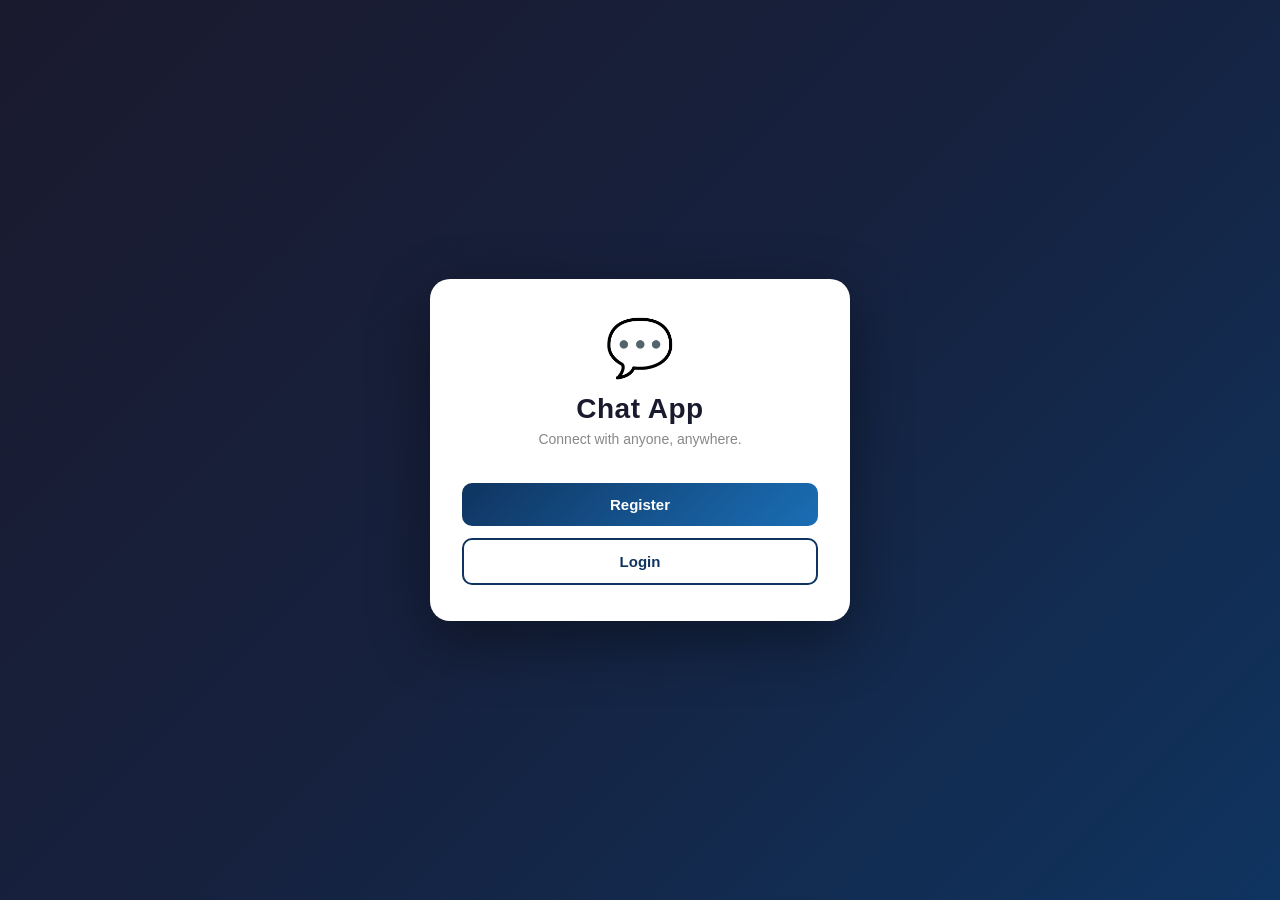
<file: web/index.html>
<!DOCTYPE html>
<html lang="en">
<head>
  <meta charset="UTF-8" />
  <meta name="viewport" content="width=device-width, initial-scale=1.0"/>
  <title>Chat App</title>
  <link rel="stylesheet" href="style.css" />
</head>
<body>
  <div class="screen">
    <div class="card">
      <div class="logo">
        <div class="logo-icon">💬</div>
        <h1>Chat App</h1>
        <p class="subtitle">Connect with anyone, anywhere.</p>
      </div>

      <div class="menu-buttons">
        <a href="register.html" class="btn btn-primary">Register</a>
        <a href="login.html" class="btn btn-outline">Login</a>
      </div>
    </div>
  </div>
</body>
</html>
</file>
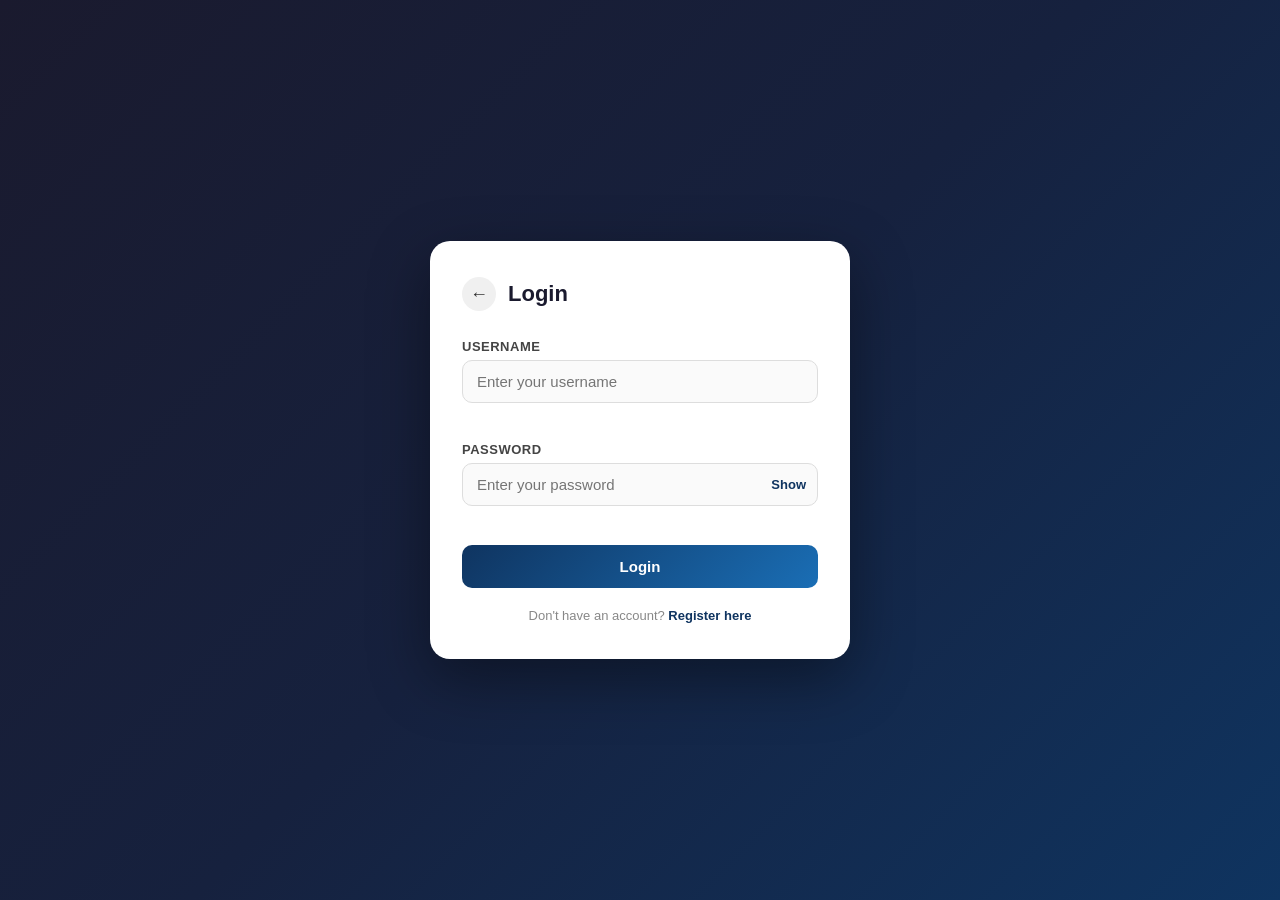
<file: web/login.html>
<!DOCTYPE html>
<html lang="en">
<head>
  <meta charset="UTF-8" />
  <meta name="viewport" content="width=device-width, initial-scale=1.0"/>
  <title>Login - Chat App</title>
  <link rel="stylesheet" href="style.css" />
</head>
<body>
  <div class="screen">
    <div class="card">
      <div class="card-header">
        <a href="index.html" class="back-btn">&#8592;</a>
        <h2>Login</h2>
      </div>

      <form id="loginForm" novalidate>
        <div class="form-group">
          <label for="username">Username</label>
          <input type="text" id="username" placeholder="Enter your username" required />
          <span class="field-msg" id="usernameMsg"></span>
        </div>

        <div class="form-group">
          <label for="password">Password</label>
          <div class="input-wrapper">
            <input type="password" id="password" placeholder="Enter your password" required />
            <button type="button" class="toggle-pwd" onclick="togglePassword('password', this)">Show</button>
          </div>
          <span class="field-msg" id="passwordMsg"></span>
        </div>

        <button type="submit" class="btn btn-primary full-width">Login</button>
      </form>

      <div id="successBanner" class="banner banner-success hidden">
        <strong id="welcomeMsg"></strong>
      </div>

      <div id="errorBanner" class="banner banner-error hidden">
        <strong>Username or password incorrect, please try again.</strong>
      </div>

      <p class="footer-link">Don't have an account? <a href="register.html">Register here</a></p>
    </div>
  </div>

  <script src="validation.js"></script>
  <script>
    document.getElementById("loginForm").addEventListener("submit", function(e) {
      e.preventDefault();

      const enteredUsername = document.getElementById("username").value.trim();
      const enteredPassword = document.getElementById("password").value;

      setMsg("usernameMsg", "", "");
      setMsg("passwordMsg", "", "");
      document.getElementById("successBanner").classList.add("hidden");
      document.getElementById("errorBanner").classList.add("hidden");

      if (!enteredUsername) { setMsg("usernameMsg", "Username is required.", "error"); return; }
      if (!enteredPassword)  { setMsg("passwordMsg", "Password is required.", "error"); return; }

      const stored = sessionStorage.getItem("user");
      if (!stored) {
        document.getElementById("errorBanner").classList.remove("hidden");
        document.getElementById("errorBanner").querySelector("strong").textContent =
          "No account found. Please register first.";
        return;
      }

      const user = JSON.parse(stored);
      if (user.username === enteredUsername && user.password === enteredPassword) {
        document.getElementById("welcomeMsg").textContent =
          `Welcome ${user.firstName}, ${user.lastName} it is great to see you again.`;
        document.getElementById("successBanner").classList.remove("hidden");
      } else {
        document.getElementById("errorBanner").classList.remove("hidden");
        document.getElementById("errorBanner").querySelector("strong").textContent =
          "Username or password incorrect, please try again.";
      }
    });
  </script>
</body>
</html>
</file>
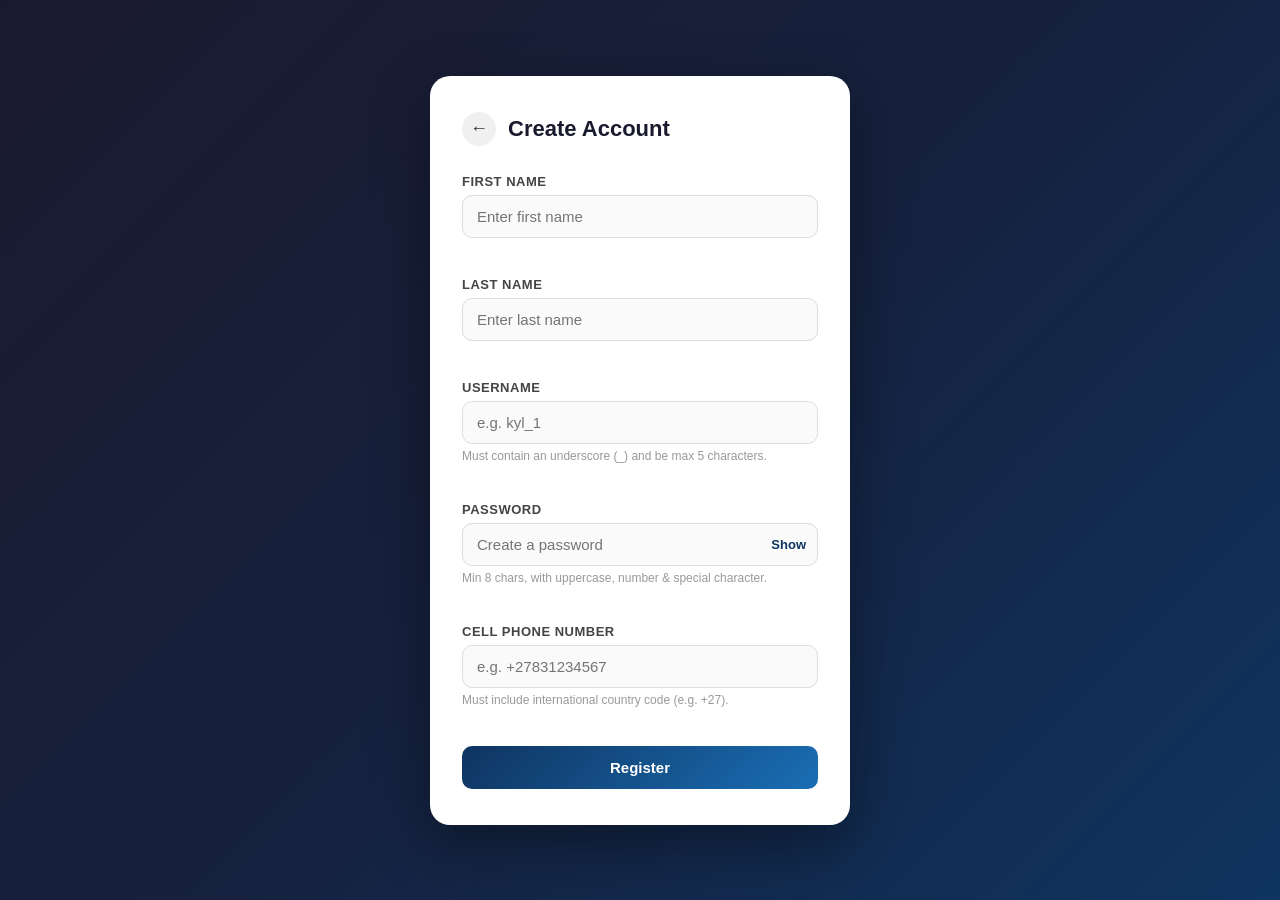
<file: web/register.html>
<!DOCTYPE html>
<html lang="en">
<head>
  <meta charset="UTF-8" />
  <meta name="viewport" content="width=device-width, initial-scale=1.0"/>
  <title>Register - Chat App</title>
  <link rel="stylesheet" href="style.css" />
</head>
<body>
  <div class="screen">
    <div class="card">
      <div class="card-header">
        <a href="index.html" class="back-btn">&#8592;</a>
        <h2>Create Account</h2>
      </div>

      <form id="registerForm" novalidate>
        <div class="form-group">
          <label for="firstName">First Name</label>
          <input type="text" id="firstName" placeholder="Enter first name" required />
          <span class="field-msg" id="firstNameMsg"></span>
        </div>

        <div class="form-group">
          <label for="lastName">Last Name</label>
          <input type="text" id="lastName" placeholder="Enter last name" required />
          <span class="field-msg" id="lastNameMsg"></span>
        </div>

        <div class="form-group">
          <label for="username">Username</label>
          <input type="text" id="username" placeholder="e.g. kyl_1" maxlength="5" required />
          <span class="hint">Must contain an underscore (_) and be max 5 characters.</span>
          <span class="field-msg" id="usernameMsg"></span>
        </div>

        <div class="form-group">
          <label for="password">Password</label>
          <div class="input-wrapper">
            <input type="password" id="password" placeholder="Create a password" required />
            <button type="button" class="toggle-pwd" onclick="togglePassword('password', this)">Show</button>
          </div>
          <span class="hint">Min 8 chars, with uppercase, number &amp; special character.</span>
          <span class="field-msg" id="passwordMsg"></span>
        </div>

        <div class="form-group">
          <label for="cellPhone">Cell Phone Number</label>
          <input type="text" id="cellPhone" placeholder="e.g. +27831234567" required />
          <span class="hint">Must include international country code (e.g. +27).</span>
          <span class="field-msg" id="cellPhoneMsg"></span>
        </div>

        <button type="submit" class="btn btn-primary full-width">Register</button>
      </form>

      <div id="successBanner" class="banner banner-success hidden">
        <strong>Registration Successful!</strong>
        <p>Username successfully captured.<br/>Password successfully captured.<br/>Cell phone number successfully added.</p>
        <a href="login.html" class="btn btn-outline" style="margin-top:12px;">Proceed to Login</a>
      </div>
    </div>
  </div>

  <script src="validation.js"></script>
  <script>
    document.getElementById("registerForm").addEventListener("submit", function(e) {
      e.preventDefault();

      const firstName = document.getElementById("firstName").value.trim();
      const lastName  = document.getElementById("lastName").value.trim();
      const username  = document.getElementById("username").value.trim();
      const password  = document.getElementById("password").value;
      const cellPhone = document.getElementById("cellPhone").value.trim();

      let valid = true;

      valid = validateRequired("firstName", "firstNameMsg", "First name is required.") && valid;
      valid = validateRequired("lastName",  "lastNameMsg",  "Last name is required.")  && valid;
      valid = validateUsername(username) && valid;
      valid = validatePassword(password) && valid;
      valid = validateCellPhone(cellPhone) && valid;

      if (valid) {
        sessionStorage.setItem("user", JSON.stringify({ firstName, lastName, username, password, cellPhone }));
        document.getElementById("registerForm").classList.add("hidden");
        document.getElementById("successBanner").classList.remove("hidden");
      }
    });
  </script>
</body>
</html>
</file>
<file: web/style.css>
* {
  box-sizing: border-box;
  margin: 0;
  padding: 0;
}

body {
  font-family: 'Segoe UI', Tahoma, Geneva, Verdana, sans-serif;
  background: linear-gradient(135deg, #1a1a2e 0%, #16213e 50%, #0f3460 100%);
  min-height: 100vh;
  display: flex;
  align-items: center;
  justify-content: center;
  padding: 20px;
}

.screen {
  width: 100%;
  max-width: 420px;
}

.card {
  background: #ffffff;
  border-radius: 20px;
  padding: 36px 32px;
  box-shadow: 0 20px 60px rgba(0, 0, 0, 0.4);
}

/* --- Logo / Main Menu --- */
.logo {
  text-align: center;
  margin-bottom: 36px;
}

.logo-icon {
  font-size: 56px;
  margin-bottom: 12px;
}

.logo h1 {
  font-size: 28px;
  color: #1a1a2e;
  font-weight: 700;
  letter-spacing: 0.5px;
}

.subtitle {
  color: #888;
  margin-top: 6px;
  font-size: 14px;
}

.menu-buttons {
  display: flex;
  flex-direction: column;
  gap: 12px;
}

/* --- Card Header --- */
.card-header {
  display: flex;
  align-items: center;
  gap: 12px;
  margin-bottom: 28px;
}

.card-header h2 {
  font-size: 22px;
  color: #1a1a2e;
  font-weight: 700;
}

.back-btn {
  display: flex;
  align-items: center;
  justify-content: center;
  width: 34px;
  height: 34px;
  background: #f0f0f0;
  border-radius: 50%;
  text-decoration: none;
  color: #333;
  font-size: 18px;
  flex-shrink: 0;
  transition: background 0.2s;
}

.back-btn:hover {
  background: #e0e0e0;
}

/* --- Form --- */
.form-group {
  margin-bottom: 18px;
}

label {
  display: block;
  font-size: 13px;
  font-weight: 600;
  color: #444;
  margin-bottom: 6px;
  text-transform: uppercase;
  letter-spacing: 0.5px;
}

input[type="text"],
input[type="password"] {
  width: 100%;
  padding: 12px 14px;
  border: 1.5px solid #ddd;
  border-radius: 10px;
  font-size: 15px;
  color: #222;
  background: #fafafa;
  transition: border-color 0.2s, box-shadow 0.2s;
  outline: none;
}

input:focus {
  border-color: #0f3460;
  box-shadow: 0 0 0 3px rgba(15, 52, 96, 0.1);
  background: #fff;
}

.input-wrapper {
  position: relative;
  display: flex;
  align-items: center;
}

.input-wrapper input {
  padding-right: 60px;
}

.toggle-pwd {
  position: absolute;
  right: 12px;
  background: none;
  border: none;
  color: #0f3460;
  font-size: 13px;
  font-weight: 600;
  cursor: pointer;
  padding: 0;
}

.hint {
  display: block;
  font-size: 12px;
  color: #999;
  margin-top: 5px;
}

.field-msg {
  display: block;
  font-size: 12px;
  margin-top: 5px;
  min-height: 16px;
  line-height: 1.4;
}

.field-msg.error {
  color: #e53e3e;
}

.field-msg.success {
  color: #38a169;
}

/* --- Buttons --- */
.btn {
  display: block;
  width: 100%;
  padding: 13px;
  border-radius: 10px;
  font-size: 15px;
  font-weight: 600;
  text-align: center;
  cursor: pointer;
  text-decoration: none;
  border: none;
  transition: opacity 0.2s, transform 0.1s;
}

.btn:active {
  transform: scale(0.98);
}

.btn-primary {
  background: linear-gradient(135deg, #0f3460, #1a6eb5);
  color: #fff;
}

.btn-primary:hover {
  opacity: 0.9;
}

.btn-outline {
  background: transparent;
  color: #0f3460;
  border: 2px solid #0f3460;
}

.btn-outline:hover {
  background: #f0f5ff;
}

.full-width {
  width: 100%;
  margin-top: 8px;
}

/* --- Banners --- */
.banner {
  border-radius: 12px;
  padding: 16px 18px;
  margin-top: 20px;
  text-align: center;
  font-size: 14px;
  line-height: 1.6;
}

.banner-success {
  background: #f0fff4;
  border: 1.5px solid #38a169;
  color: #276749;
}

.banner-success strong {
  display: block;
  font-size: 16px;
  margin-bottom: 6px;
}

.banner-error {
  background: #fff5f5;
  border: 1.5px solid #e53e3e;
  color: #c53030;
}

.hidden {
  display: none;
}

/* --- Footer link --- */
.footer-link {
  text-align: center;
  margin-top: 20px;
  font-size: 13px;
  color: #888;
}

.footer-link a {
  color: #0f3460;
  font-weight: 600;
  text-decoration: none;
}

.footer-link a:hover {
  text-decoration: underline;
}
</file>
